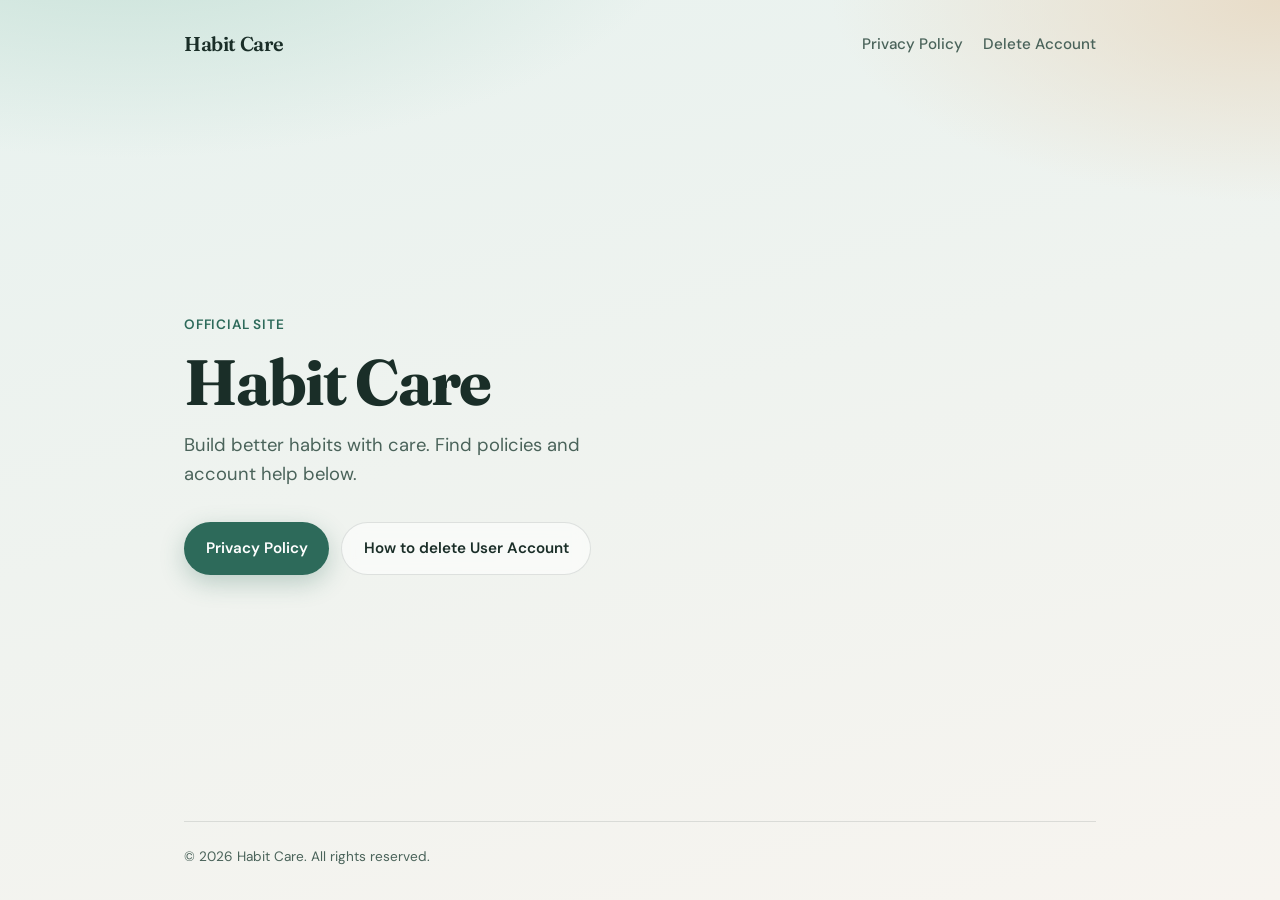
<file: index.html>
<!DOCTYPE html>
<html lang="en">
  <head>
    <meta charset="UTF-8" />
    <meta name="viewport" content="width=device-width, initial-scale=1.0" />
    <meta
      name="description"
      content="Habit Care — build better habits with care. Official support and policy pages."
    />
    <title>Habit Care</title>
    <link rel="preconnect" href="https://fonts.googleapis.com" />
    <link rel="preconnect" href="https://fonts.gstatic.com" crossorigin />
    <link
      href="https://fonts.googleapis.com/css2?family=DM+Sans:ital,opsz,wght@0,9..40,400;0,9..40,500;0,9..40,600;0,9..40,700;1,9..40,400&family=Fraunces:opsz,wght@9..144,500;9..144,600;9..144,700&display=swap"
      rel="stylesheet"
    />
    <link rel="stylesheet" href="css/styles.css" />
  </head>
  <body>
    <div class="page">
      <header class="site-header">
        <a class="brand" href="index.html">Habit Care</a>
        <nav class="nav" aria-label="Main">
          <a href="privacy-policy.html">Privacy Policy</a>
          <a href="delete-account.html">Delete Account</a>
        </nav>
      </header>

      <main class="hero">
        <p class="eyebrow">Official site</p>
        <h1>Habit Care</h1>
        <p class="lede">
          Build better habits with care. Find policies and account help below.
        </p>
        <div class="cta-row">
          <a class="btn btn-primary" href="privacy-policy.html">Privacy Policy</a>
          <a class="btn btn-secondary" href="delete-account.html"
            >How to delete User Account</a
          >
        </div>
      </main>

      <footer class="site-footer">
        <p>&copy; <span data-year></span> Habit Care. All rights reserved.</p>
      </footer>
    </div>
    <script src="js/main.js"></script>
  </body>
</html>
</file>
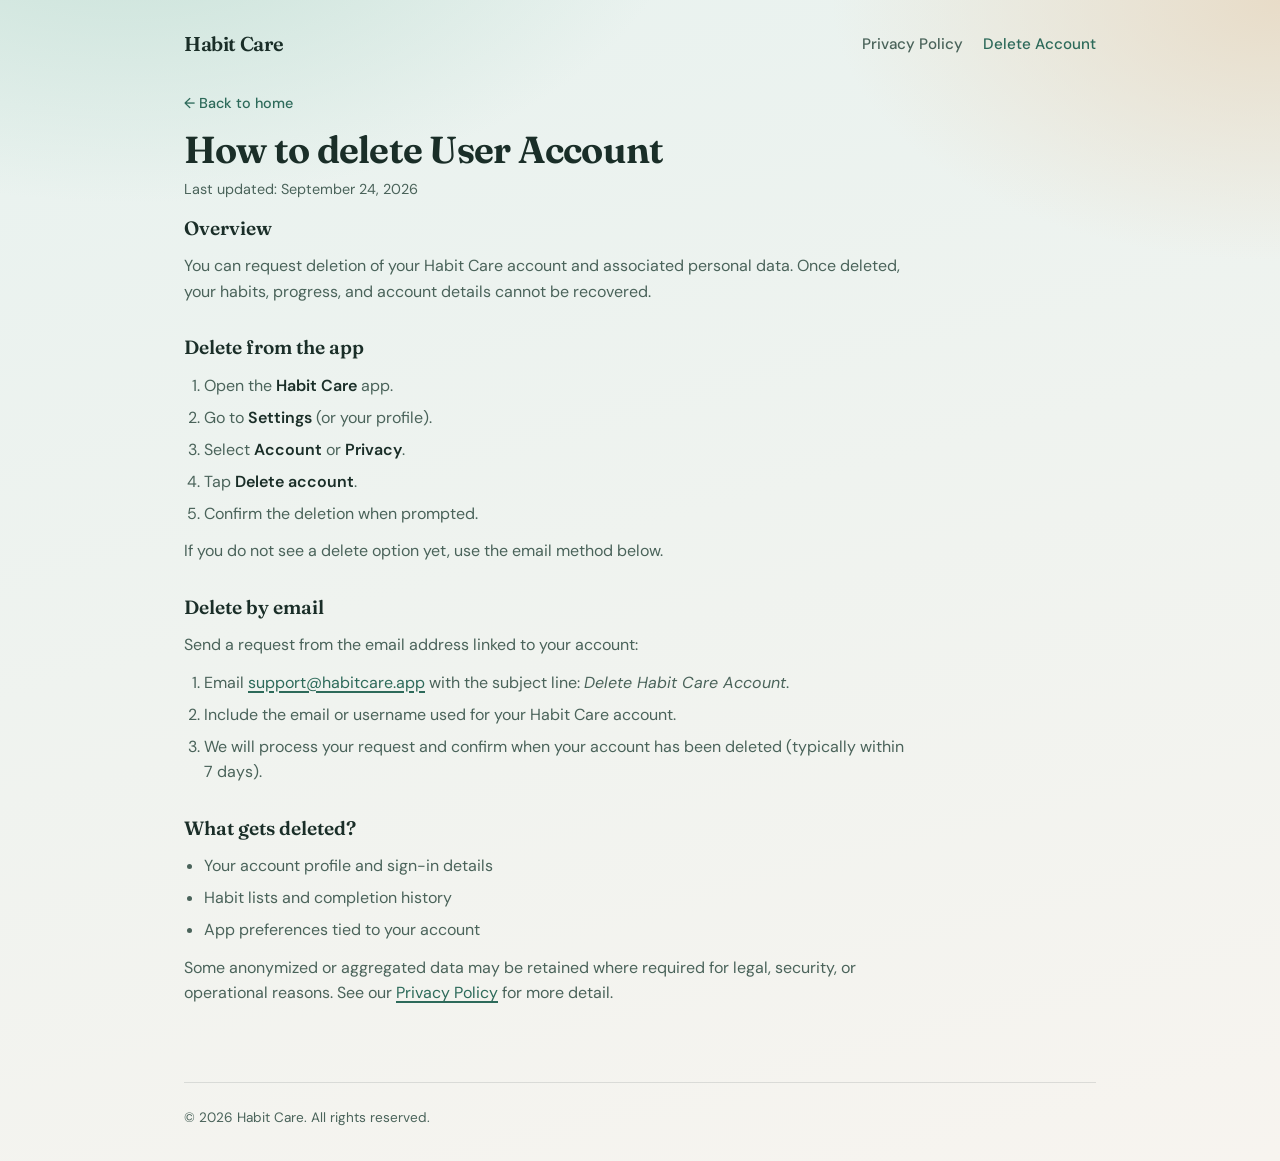
<file: delete-account.html>
<!DOCTYPE html>
<html lang="en">
  <head>
    <meta charset="UTF-8" />
    <meta name="viewport" content="width=device-width, initial-scale=1.0" />
    <meta
      name="description"
      content="How to delete your Habit Care user account."
    />
    <title>How to Delete User Account — Habit Care</title>
    <link rel="preconnect" href="https://fonts.googleapis.com" />
    <link rel="preconnect" href="https://fonts.gstatic.com" crossorigin />
    <link
      href="https://fonts.googleapis.com/css2?family=DM+Sans:ital,opsz,wght@0,9..40,400;0,9..40,500;0,9..40,600;0,9..40,700;1,9..40,400&family=Fraunces:opsz,wght@9..144,500;9..144,600;9..144,700&display=swap"
      rel="stylesheet"
    />
    <link rel="stylesheet" href="css/styles.css" />
  </head>
  <body>
    <div class="page">
      <header class="site-header">
        <a class="brand" href="index.html">Habit Care</a>
        <nav class="nav" aria-label="Main">
          <a href="privacy-policy.html">Privacy Policy</a>
          <a href="delete-account.html" aria-current="page">Delete Account</a>
        </nav>
      </header>

      <main class="content">
        <p class="back"><a href="index.html">&larr; Back to home</a></p>
        <h1>How to delete User Account</h1>
        <p class="meta">Last updated: September 24, 2026</p>

        <section>
          <h2>Overview</h2>
          <p>
            You can request deletion of your Habit Care account and associated
            personal data. Once deleted, your habits, progress, and account
            details cannot be recovered.
          </p>
        </section>

        <section>
          <h2>Delete from the app</h2>
          <ol>
            <li>Open the <strong>Habit Care</strong> app.</li>
            <li>Go to <strong>Settings</strong> (or your profile).</li>
            <li>Select <strong>Account</strong> or <strong>Privacy</strong>.</li>
            <li>Tap <strong>Delete account</strong>.</li>
            <li>Confirm the deletion when prompted.</li>
          </ol>
          <p>
            If you do not see a delete option yet, use the email method below.
          </p>
        </section>

        <section>
          <h2>Delete by email</h2>
          <p>Send a request from the email address linked to your account:</p>
          <ol>
            <li>
              Email
              <a href="mailto:support@habitcare.app?subject=Delete%20Habit%20Care%20Account"
                >support@habitcare.app</a
              >
              with the subject line:
              <em>Delete Habit Care Account</em>.
            </li>
            <li>
              Include the email or username used for your Habit Care account.
            </li>
            <li>
              We will process your request and confirm when your account has
              been deleted (typically within 7 days).
            </li>
          </ol>
        </section>

        <section>
          <h2>What gets deleted?</h2>
          <ul>
            <li>Your account profile and sign-in details</li>
            <li>Habit lists and completion history</li>
            <li>App preferences tied to your account</li>
          </ul>
          <p>
            Some anonymized or aggregated data may be retained where required for
            legal, security, or operational reasons. See our
            <a href="privacy-policy.html">Privacy Policy</a> for more detail.
          </p>
        </section>
      </main>

      <footer class="site-footer">
        <p>&copy; <span data-year></span> Habit Care. All rights reserved.</p>
      </footer>
    </div>
    <script src="js/main.js"></script>
  </body>
</html>
</file>
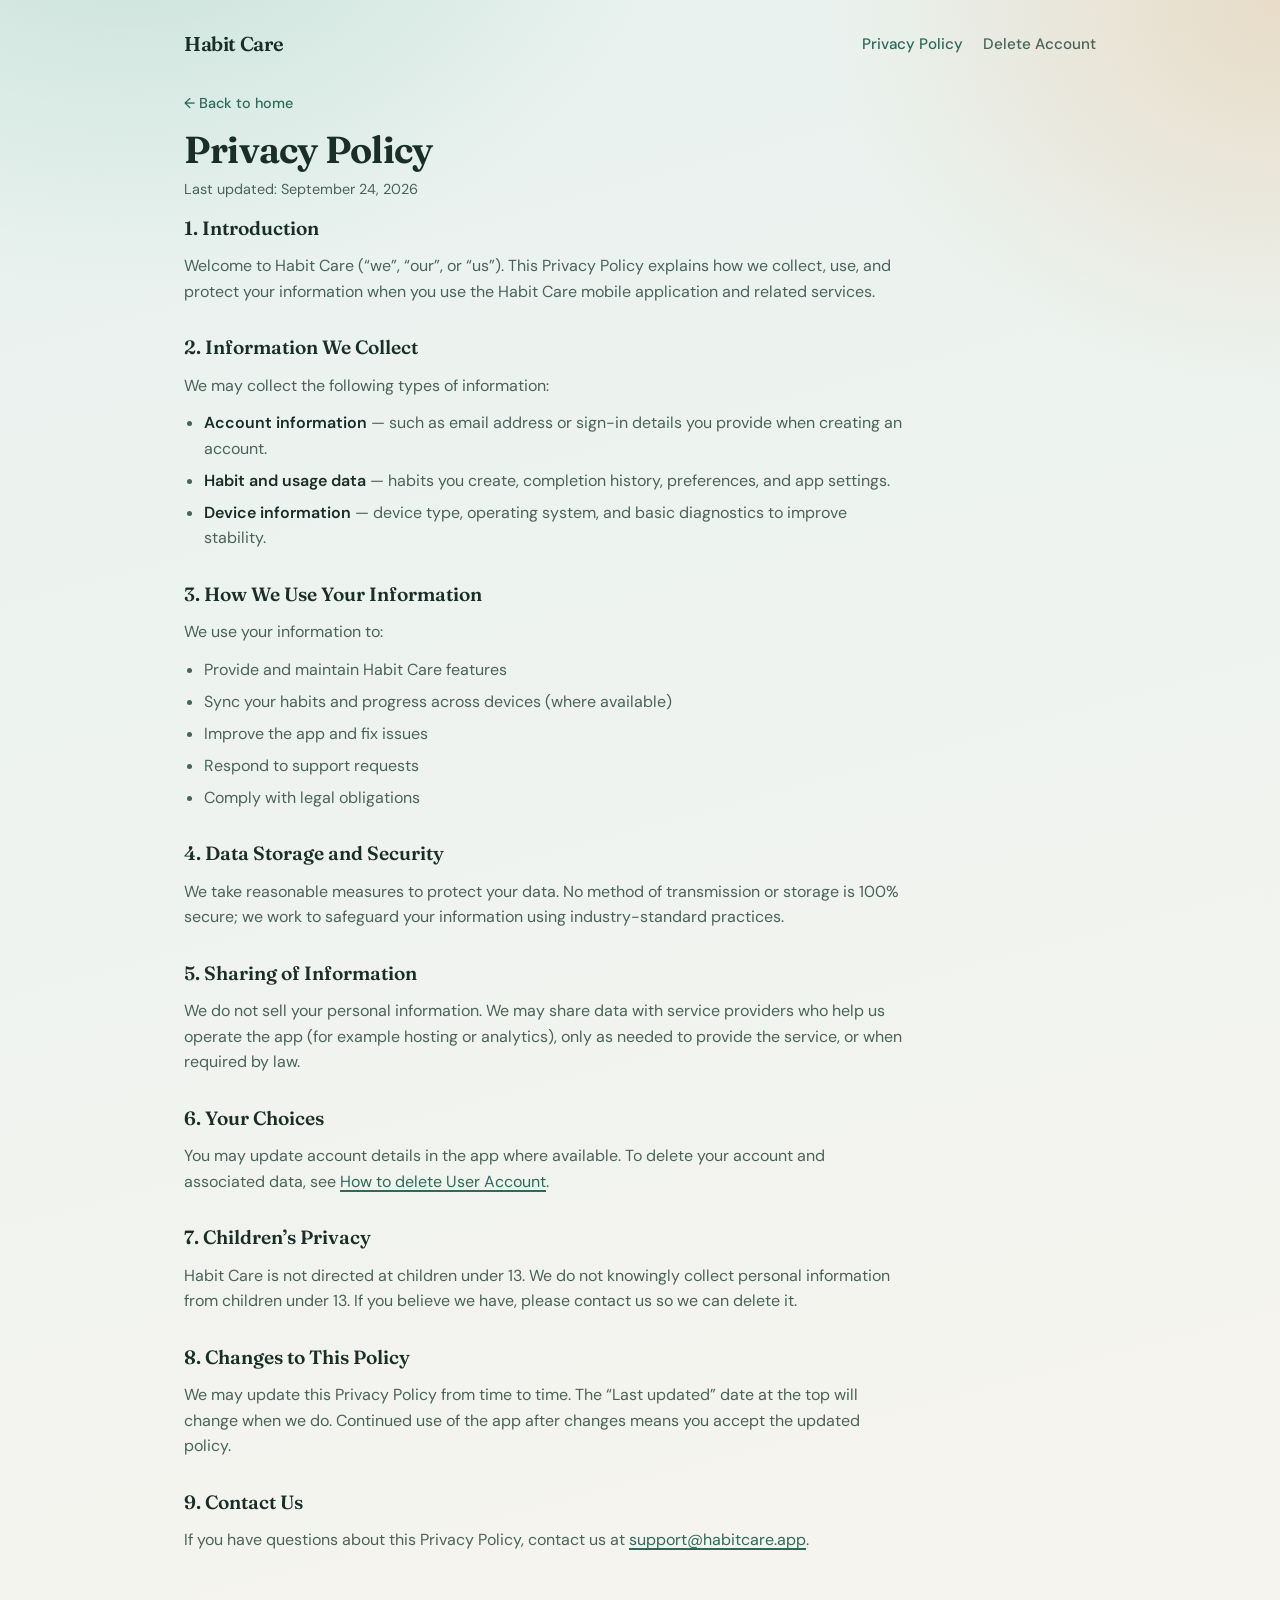
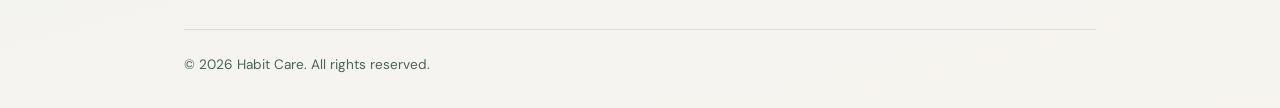
<file: privacy-policy.html>
<!DOCTYPE html>
<html lang="en">
  <head>
    <meta charset="UTF-8" />
    <meta name="viewport" content="width=device-width, initial-scale=1.0" />
    <meta name="description" content="Privacy Policy for Habit Care App." />
    <title>Privacy Policy — Habit Care</title>
    <link rel="preconnect" href="https://fonts.googleapis.com" />
    <link rel="preconnect" href="https://fonts.gstatic.com" crossorigin />
    <link
      href="https://fonts.googleapis.com/css2?family=DM+Sans:ital,opsz,wght@0,9..40,400;0,9..40,500;0,9..40,600;0,9..40,700;1,9..40,400&family=Fraunces:opsz,wght@9..144,500;9..144,600;9..144,700&display=swap"
      rel="stylesheet"
    />
    <link rel="stylesheet" href="css/styles.css" />
  </head>
  <body>
    <div class="page">
      <header class="site-header">
        <a class="brand" href="index.html">Habit Care</a>
        <nav class="nav" aria-label="Main">
          <a href="privacy-policy.html" aria-current="page">Privacy Policy</a>
          <a href="delete-account.html">Delete Account</a>
        </nav>
      </header>

      <main class="content">
        <p class="back"><a href="index.html">&larr; Back to home</a></p>
        <h1>Privacy Policy</h1>
        <p class="meta">Last updated: September 24, 2026</p>

        <section>
          <h2>1. Introduction</h2>
          <p>
            Welcome to Habit Care (“we”, “our”, or “us”). This Privacy Policy
            explains how we collect, use, and protect your information when you
            use the Habit Care mobile application and related services.
          </p>
        </section>

        <section>
          <h2>2. Information We Collect</h2>
          <p>We may collect the following types of information:</p>
          <ul>
            <li>
              <strong>Account information</strong> — such as email address or
              sign-in details you provide when creating an account.
            </li>
            <li>
              <strong>Habit and usage data</strong> — habits you create,
              completion history, preferences, and app settings.
            </li>
            <li>
              <strong>Device information</strong> — device type, operating
              system, and basic diagnostics to improve stability.
            </li>
          </ul>
        </section>

        <section>
          <h2>3. How We Use Your Information</h2>
          <p>We use your information to:</p>
          <ul>
            <li>Provide and maintain Habit Care features</li>
            <li>Sync your habits and progress across devices (where available)</li>
            <li>Improve the app and fix issues</li>
            <li>Respond to support requests</li>
            <li>Comply with legal obligations</li>
          </ul>
        </section>

        <section>
          <h2>4. Data Storage and Security</h2>
          <p>
            We take reasonable measures to protect your data. No method of
            transmission or storage is 100% secure; we work to safeguard your
            information using industry-standard practices.
          </p>
        </section>

        <section>
          <h2>5. Sharing of Information</h2>
          <p>
            We do not sell your personal information. We may share data with
            service providers who help us operate the app (for example hosting
            or analytics), only as needed to provide the service, or when
            required by law.
          </p>
        </section>

        <section>
          <h2>6. Your Choices</h2>
          <p>
            You may update account details in the app where available. To delete
            your account and associated data, see
            <a href="delete-account.html">How to delete User Account</a>.
          </p>
        </section>

        <section>
          <h2>7. Children’s Privacy</h2>
          <p>
            Habit Care is not directed at children under 13. We do not knowingly
            collect personal information from children under 13. If you believe
            we have, please contact us so we can delete it.
          </p>
        </section>

        <section>
          <h2>8. Changes to This Policy</h2>
          <p>
            We may update this Privacy Policy from time to time. The “Last
            updated” date at the top will change when we do. Continued use of
            the app after changes means you accept the updated policy.
          </p>
        </section>

        <section>
          <h2>9. Contact Us</h2>
          <p>
            If you have questions about this Privacy Policy, contact us at
            <a href="mailto:support@habitcare.app">support@habitcare.app</a>.
          </p>
        </section>
      </main>

      <footer class="site-footer">
        <p>&copy; <span data-year></span> Habit Care. All rights reserved.</p>
      </footer>
    </div>
    <script src="js/main.js"></script>
  </body>
</html>
</file>
<file: css/styles.css>
:root {
  --bg-top: #e8f2ef;
  --bg-bottom: #f7f4ef;
  --ink: #1a2e28;
  --ink-muted: #4a635a;
  --accent: #2d6a5a;
  --accent-hover: #245748;
  --surface: rgba(255, 255, 255, 0.55);
  --line: rgba(26, 46, 40, 0.12);
  --shadow: 0 18px 40px rgba(26, 46, 40, 0.08);
  --radius: 14px;
  --font-display: "Fraunces", Georgia, serif;
  --font-body: "DM Sans", system-ui, sans-serif;
  --max: 720px;
}

*,
*::before,
*::after {
  box-sizing: border-box;
}

html {
  scroll-behavior: smooth;
}

body {
  margin: 0;
  min-height: 100vh;
  font-family: var(--font-body);
  color: var(--ink);
  background:
    radial-gradient(ellipse 80% 50% at 10% -10%, #c5e0d6 0%, transparent 55%),
    radial-gradient(ellipse 70% 45% at 100% 0%, #e8dcc8 0%, transparent 50%),
    linear-gradient(165deg, var(--bg-top), var(--bg-bottom));
  line-height: 1.6;
  -webkit-font-smoothing: antialiased;
}

a {
  color: var(--accent);
  text-decoration-thickness: 1.5px;
  text-underline-offset: 3px;
  transition: color 0.2s ease;
}

a:hover {
  color: var(--accent-hover);
}

.page {
  min-height: 100vh;
  display: flex;
  flex-direction: column;
  max-width: 960px;
  margin: 0 auto;
  padding: 1.25rem 1.5rem 2rem;
}

.site-header {
  display: flex;
  align-items: center;
  justify-content: space-between;
  gap: 1rem;
  padding: 0.5rem 0 1.5rem;
  animation: fade-down 0.6s ease both;
}

.brand {
  font-family: var(--font-display);
  font-weight: 600;
  font-size: 1.25rem;
  color: var(--ink);
  text-decoration: none;
  letter-spacing: -0.02em;
}

.brand:hover {
  color: var(--accent);
}

.nav {
  display: flex;
  flex-wrap: wrap;
  gap: 0.75rem 1.25rem;
  font-size: 0.95rem;
  font-weight: 500;
}

.nav a {
  color: var(--ink-muted);
  text-decoration: none;
}

.nav a:hover,
.nav a[aria-current="page"] {
  color: var(--accent);
}

.hero {
  flex: 1;
  display: flex;
  flex-direction: column;
  justify-content: center;
  padding: 3rem 0 4rem;
  max-width: 36rem;
  animation: fade-up 0.7s ease 0.1s both;
}

.eyebrow {
  margin: 0 0 0.75rem;
  font-size: 0.85rem;
  font-weight: 600;
  letter-spacing: 0.06em;
  text-transform: uppercase;
  color: var(--accent);
}

.hero h1 {
  margin: 0 0 1rem;
  font-family: var(--font-display);
  font-size: clamp(2.75rem, 8vw, 4rem);
  font-weight: 700;
  line-height: 1.05;
  letter-spacing: -0.03em;
}

.lede {
  margin: 0 0 2rem;
  font-size: 1.15rem;
  color: var(--ink-muted);
  max-width: 28rem;
}

.cta-row {
  display: flex;
  flex-wrap: wrap;
  gap: 0.75rem;
}

.btn {
  display: inline-flex;
  align-items: center;
  justify-content: center;
  padding: 0.85rem 1.35rem;
  border-radius: 999px;
  font-weight: 600;
  font-size: 0.95rem;
  text-decoration: none;
  transition:
    background 0.2s ease,
    color 0.2s ease,
    transform 0.2s ease,
    box-shadow 0.2s ease;
}

.btn:hover {
  transform: translateY(-1px);
}

.btn-primary {
  background: var(--accent);
  color: #fff;
  box-shadow: 0 8px 24px rgba(45, 106, 90, 0.28);
}

.btn-primary:hover {
  background: var(--accent-hover);
  color: #fff;
}

.btn-secondary {
  background: var(--surface);
  color: var(--ink);
  border: 1px solid var(--line);
  backdrop-filter: blur(8px);
}

.btn-secondary:hover {
  color: var(--accent);
  border-color: var(--accent);
}

.content {
  flex: 1;
  max-width: var(--max);
  padding: 0.5rem 0 3rem;
  animation: fade-up 0.55s ease both;
}

.back {
  margin: 0 0 1.25rem;
  font-size: 0.9rem;
}

.back a {
  text-decoration: none;
  font-weight: 500;
}

.content h1 {
  margin: 0 0 0.35rem;
  font-family: var(--font-display);
  font-size: clamp(1.85rem, 4vw, 2.35rem);
  font-weight: 650;
  letter-spacing: -0.02em;
  line-height: 1.2;
}

.meta {
  margin: 0 0 2rem;
  font-size: 0.9rem;
  color: var(--ink-muted);
}

.content section {
  margin-bottom: 1.75rem;
}

.content h2 {
  margin: 0 0 0.6rem;
  font-family: var(--font-display);
  font-size: 1.2rem;
  font-weight: 600;
}

.content p,
.content li {
  color: var(--ink-muted);
}

.content p {
  margin: 0 0 0.75rem;
}

.content ul,
.content ol {
  margin: 0 0 0.75rem;
  padding-left: 1.25rem;
}

.content li {
  margin-bottom: 0.4rem;
}

.content strong {
  color: var(--ink);
  font-weight: 600;
}

.site-footer {
  padding-top: 1.5rem;
  border-top: 1px solid var(--line);
  font-size: 0.85rem;
  color: var(--ink-muted);
  animation: fade-up 0.6s ease 0.2s both;
}

.site-footer p {
  margin: 0;
}

@keyframes fade-up {
  from {
    opacity: 0;
    transform: translateY(12px);
  }
  to {
    opacity: 1;
    transform: translateY(0);
  }
}

@keyframes fade-down {
  from {
    opacity: 0;
    transform: translateY(-8px);
  }
  to {
    opacity: 1;
    transform: translateY(0);
  }
}

@media (max-width: 560px) {
  .site-header {
    flex-direction: column;
    align-items: flex-start;
  }

  .hero {
    padding: 2rem 0 3rem;
  }

  .btn {
    width: 100%;
  }
}

@media (prefers-reduced-motion: reduce) {
  *,
  *::before,
  *::after {
    animation: none !important;
    transition: none !important;
  }
}
</file>
